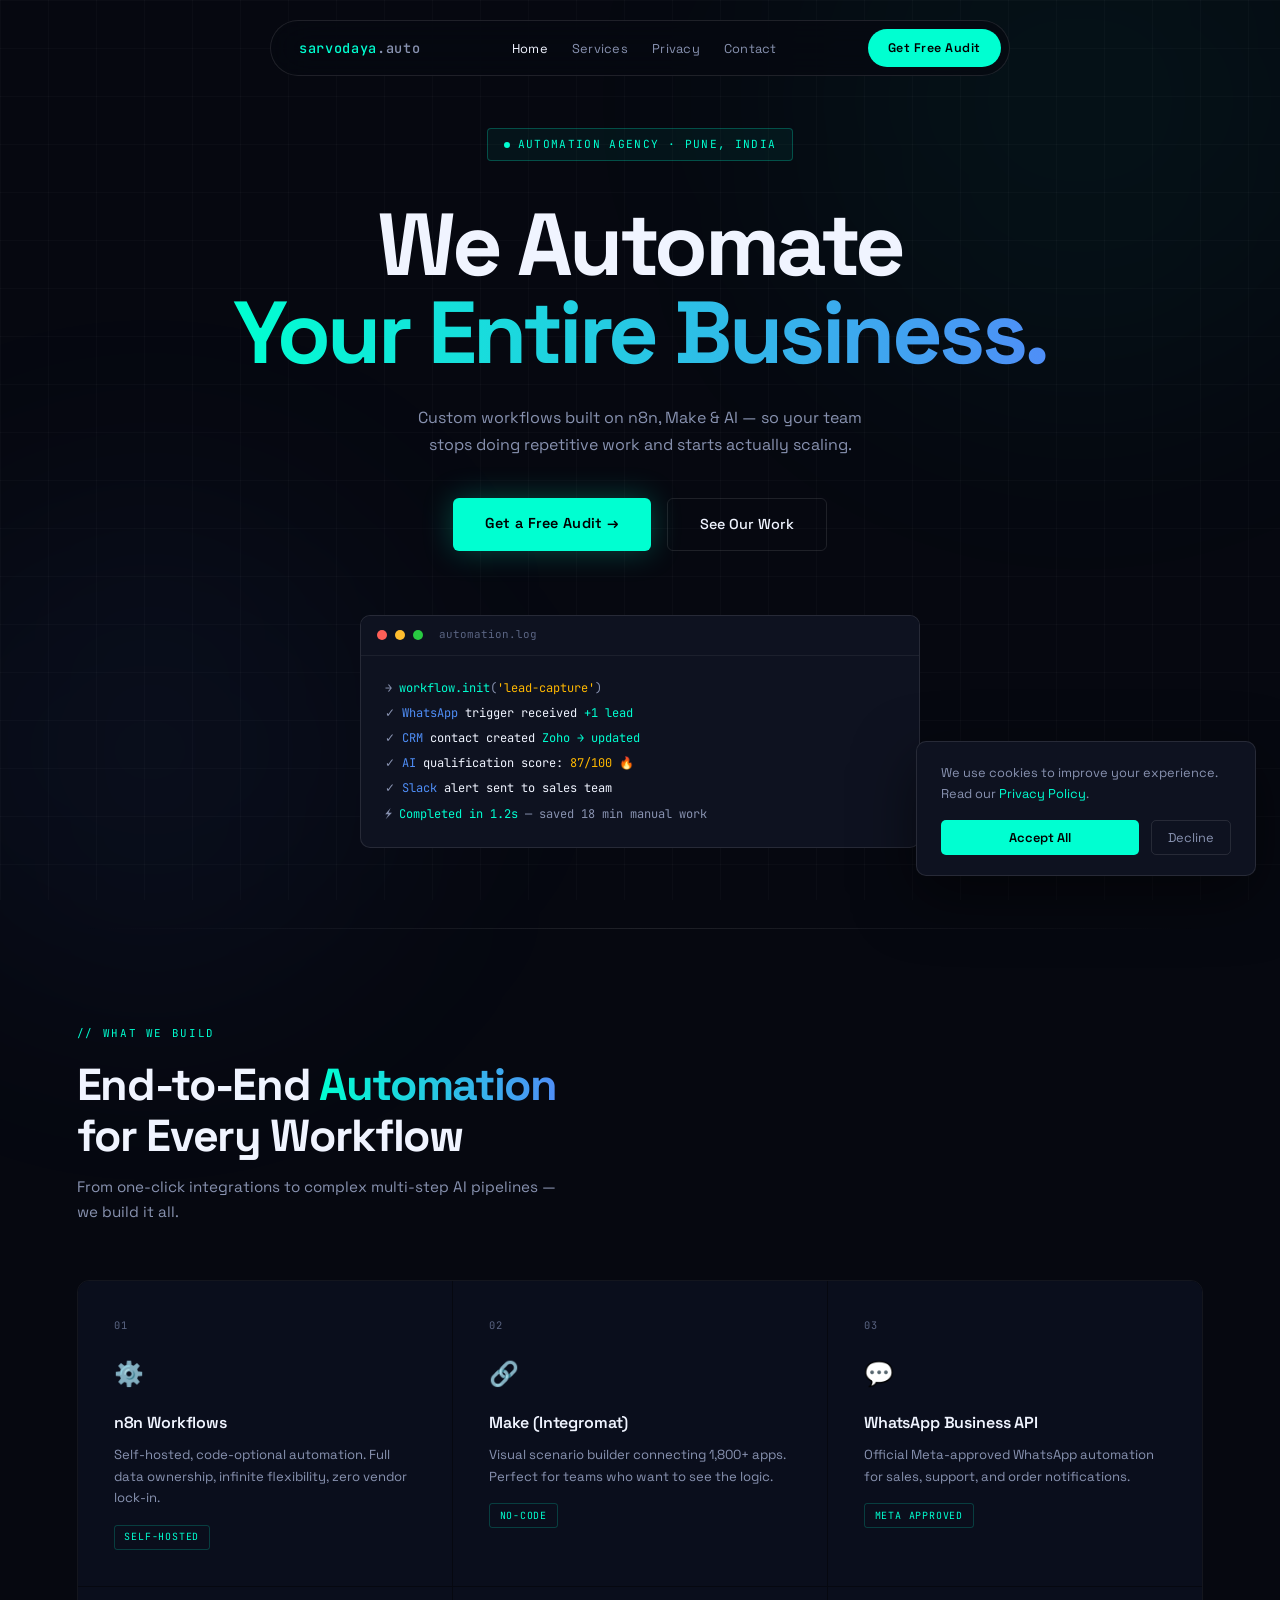
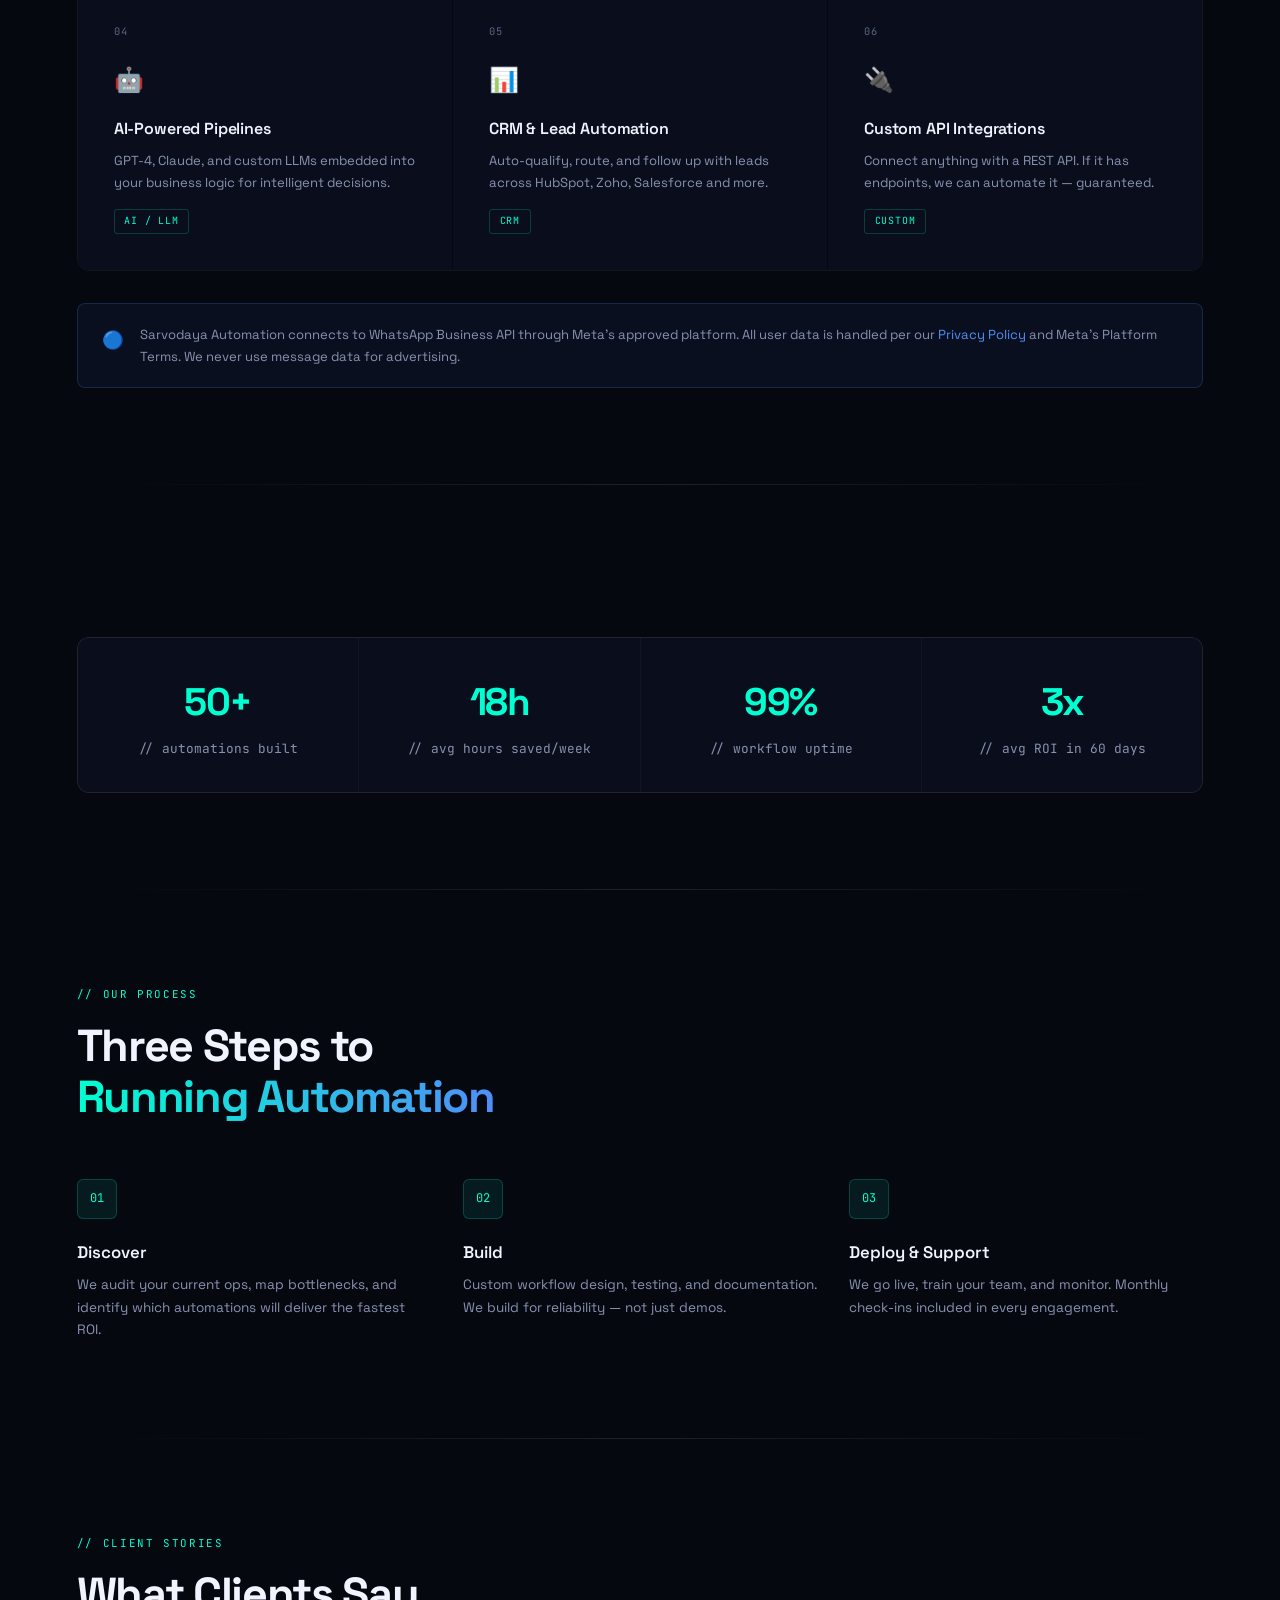
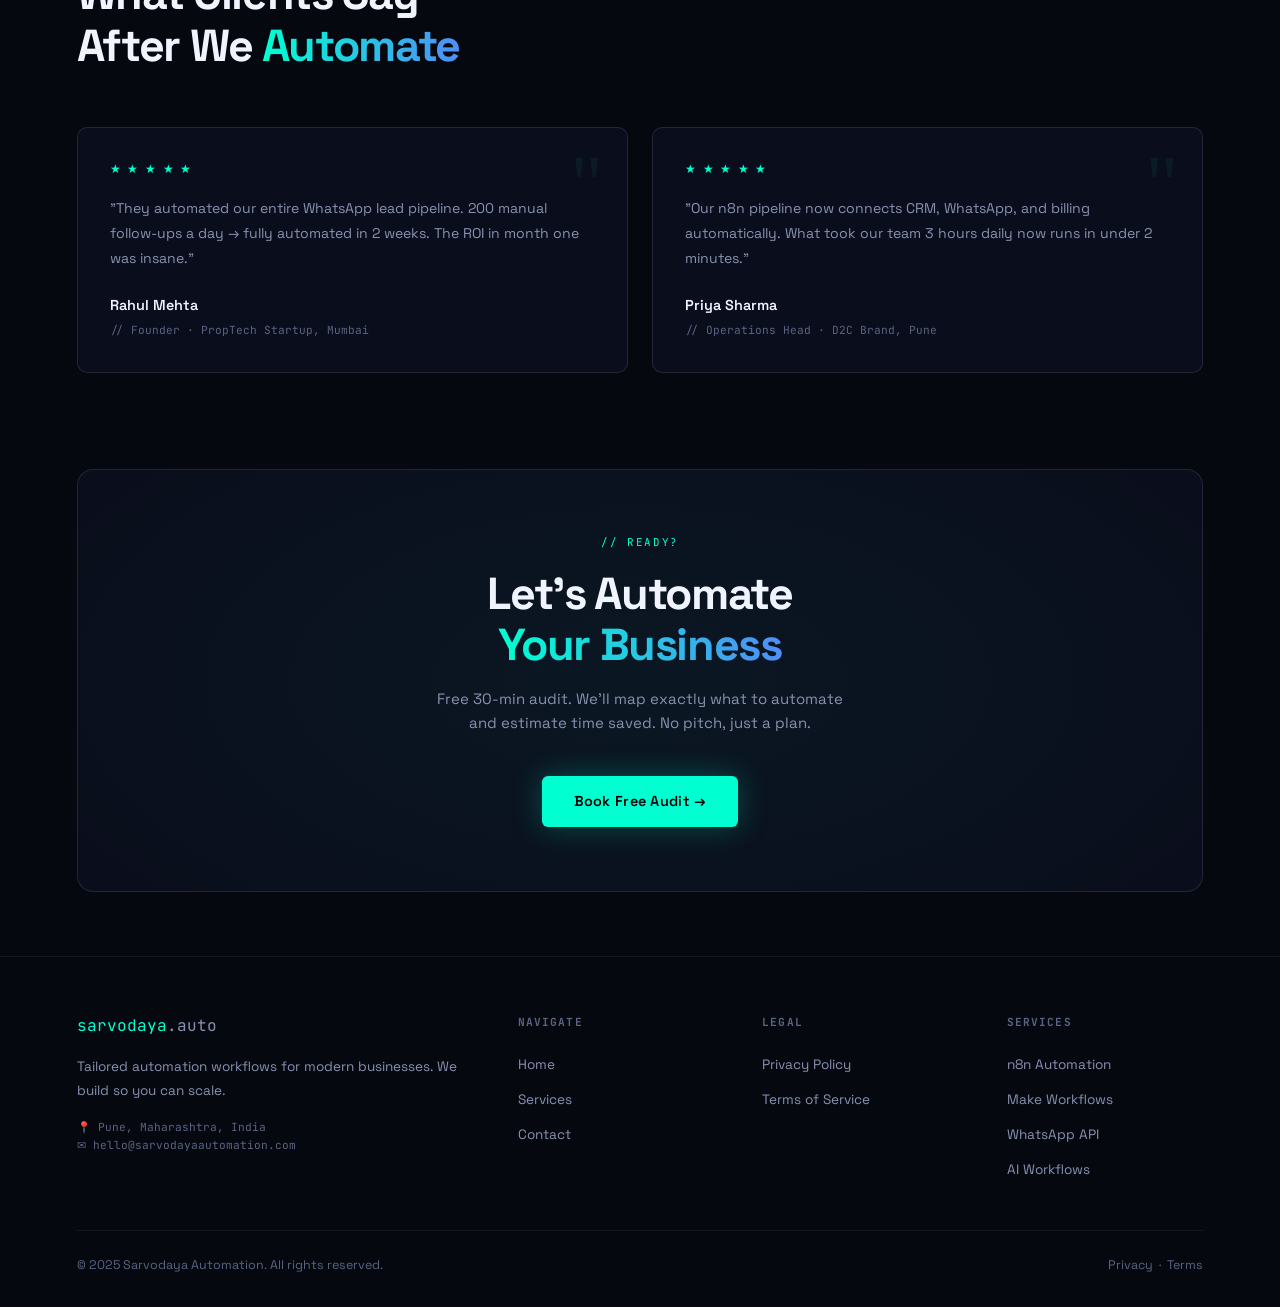
<file: index.html>
<!DOCTYPE html>
<html lang="en">
<head>
<meta charset="UTF-8"/>
<meta name="viewport" content="width=device-width,initial-scale=1"/>
<meta name="description" content="Sarvodaya Automation — Custom automation workflows built on n8n, Make, WhatsApp Business API and AI. Based in Pune, India."/>
<title>Sarvodaya Automation — Automate Everything</title>
<link rel="stylesheet" href="style.css"/>
</head>
<body>

<div class="orb orb1"></div>
<div class="orb orb2"></div>

<!-- COOKIE -->
<div class="cookie" id="cookie">
  <p>We use cookies to improve your experience. Read our <a href="privacy-policy.html">Privacy Policy</a>.</p>
  <div class="cookie-btns">
    <button class="c-accept" onclick="acceptCookie()">Accept All</button>
    <button class="c-decline" onclick="document.getElementById('cookie').style.display='none'">Decline</button>
  </div>
</div>

<!-- NAV -->
<nav>
  <a class="logo" href="index.html">sarvodaya<span>.auto</span></a>
  <ul class="nav-links">
    <li><a href="index.html" class="active">Home</a></li>
    <li><a href="index.html#services">Services</a></li>
    <li><a href="privacy-policy.html">Privacy</a></li>
    <li><a href="contact.html">Contact</a></li>
  </ul>
  <a class="nav-cta" href="contact.html">Get Free Audit</a>
</nav>

<!-- HERO -->
<section style="min-height:100vh;display:flex;flex-direction:column;align-items:center;justify-content:center;text-align:center;padding:8rem 5% 5rem;position:relative;z-index:1">
  <div style="display:inline-flex;align-items:center;gap:0.5rem;font-family:var(--mono);font-size:0.7rem;letter-spacing:0.12em;color:var(--teal);text-transform:uppercase;border:1px solid rgba(0,255,209,0.25);background:rgba(0,255,209,0.05);border-radius:4px;padding:0.4rem 1rem;margin-bottom:2.5rem">
    <span style="width:6px;height:6px;background:var(--teal);border-radius:50%;display:inline-block;animation:blink 1.8s infinite"></span>
    Automation Agency · Pune, India
  </div>
  <h1 style="font-size:clamp(3rem,7vw,5.5rem);font-weight:700;line-height:1.0;letter-spacing:-0.04em;color:var(--text);max-width:820px;margin-bottom:1.75rem">
    We Automate<br>
    <span style="display:block;background:linear-gradient(90deg,var(--teal),var(--blue));-webkit-background-clip:text;-webkit-text-fill-color:transparent;background-clip:text">Your Entire Business.</span>
  </h1>
  <p style="font-size:1rem;color:var(--muted2);max-width:460px;margin:0 auto 2.5rem;font-weight:400">
    Custom workflows built on n8n, Make &amp; AI — so your team stops doing repetitive work and starts actually scaling.
  </p>
  <div style="display:flex;gap:1rem;justify-content:center;flex-wrap:wrap">
    <a class="btn-glow" href="contact.html">Get a Free Audit →</a>
    <a class="btn-ghost" href="#services">See Our Work</a>
  </div>
  <div class="terminal">
    <div class="terminal-bar">
      <div class="dot d1"></div><div class="dot d2"></div><div class="dot d3"></div>
      <span style="font-family:var(--mono);font-size:0.68rem;color:var(--muted);margin-left:0.5rem">automation.log</span>
    </div>
    <div class="terminal-body">
      <div><span class="t-c">→</span> <span class="t-g">workflow.init</span><span class="t-c">(</span><span class="t-a">'lead-capture'</span><span class="t-c">)</span></div>
      <div><span class="t-c">✓</span> <span class="t-b">WhatsApp</span> <span class="t-w">trigger received</span> <span class="t-g">+1 lead</span></div>
      <div><span class="t-c">✓</span> <span class="t-b">CRM</span> <span class="t-w">contact created</span> <span class="t-g">Zoho → updated</span></div>
      <div><span class="t-c">✓</span> <span class="t-b">AI</span> <span class="t-w">qualification score:</span> <span class="t-a">87/100 🔥</span></div>
      <div><span class="t-c">✓</span> <span class="t-b">Slack</span> <span class="t-w">alert sent to sales team</span></div>
      <div><span class="t-c">⚡</span> <span class="t-g">Completed in 1.2s</span> <span class="t-c">— saved 18 min manual work</span></div>
    </div>
  </div>
</section>

<div class="divider"></div>

<!-- SERVICES -->
<section id="services">
  <div class="sec-label">// What We Build</div>
  <h2>End-to-End <em>Automation</em><br>for Every Workflow</h2>
  <p class="sec-desc">From one-click integrations to complex multi-step AI pipelines — we build it all.</p>
  <div class="services-grid">
    <div class="svc"><div class="svc-num">01</div><span class="svc-icon">⚙️</span><h3>n8n Workflows</h3><p>Self-hosted, code-optional automation. Full data ownership, infinite flexibility, zero vendor lock-in.</p><span class="svc-tag">SELF-HOSTED</span></div>
    <div class="svc"><div class="svc-num">02</div><span class="svc-icon">🔗</span><h3>Make (Integromat)</h3><p>Visual scenario builder connecting 1,800+ apps. Perfect for teams who want to see the logic.</p><span class="svc-tag">NO-CODE</span></div>
    <div class="svc"><div class="svc-num">03</div><span class="svc-icon">💬</span><h3>WhatsApp Business API</h3><p>Official Meta-approved WhatsApp automation for sales, support, and order notifications.</p><span class="svc-tag">META APPROVED</span></div>
    <div class="svc"><div class="svc-num">04</div><span class="svc-icon">🤖</span><h3>AI-Powered Pipelines</h3><p>GPT-4, Claude, and custom LLMs embedded into your business logic for intelligent decisions.</p><span class="svc-tag">AI / LLM</span></div>
    <div class="svc"><div class="svc-num">05</div><span class="svc-icon">📊</span><h3>CRM &amp; Lead Automation</h3><p>Auto-qualify, route, and follow up with leads across HubSpot, Zoho, Salesforce and more.</p><span class="svc-tag">CRM</span></div>
    <div class="svc"><div class="svc-num">06</div><span class="svc-icon">🔌</span><h3>Custom API Integrations</h3><p>Connect anything with a REST API. If it has endpoints, we can automate it — guaranteed.</p><span class="svc-tag">CUSTOM</span></div>
  </div>
  <div class="meta-notice">
    <span style="color:var(--blue);font-size:1.1rem;margin-top:0.1rem;flex-shrink:0">🔵</span>
    <span>Sarvodaya Automation connects to WhatsApp Business API through Meta's approved platform. All user data is handled per our <a href="privacy-policy.html">Privacy Policy</a> and Meta's Platform Terms. We never use message data for advertising.</span>
  </div>
</section>

<div class="divider"></div>

<!-- STATS -->
<section>
  <div class="stats">
    <div class="stat"><div class="stat-val">50+</div><div class="stat-label">// automations built</div></div>
    <div class="stat"><div class="stat-val">18h</div><div class="stat-label">// avg hours saved/week</div></div>
    <div class="stat"><div class="stat-val">99%</div><div class="stat-label">// workflow uptime</div></div>
    <div class="stat"><div class="stat-val">3x</div><div class="stat-label">// avg ROI in 60 days</div></div>
  </div>
</section>

<div class="divider"></div>

<!-- PROCESS -->
<section>
  <div class="sec-label">// Our Process</div>
  <h2>Three Steps to<br><em>Running Automation</em></h2>
  <div class="process">
    <div class="step">
      <div class="step-num">01</div>
      <h3>Discover</h3>
      <p>We audit your current ops, map bottlenecks, and identify which automations will deliver the fastest ROI.</p>
    </div>
    <div class="step">
      <div class="step-num">02</div>
      <h3>Build</h3>
      <p>Custom workflow design, testing, and documentation. We build for reliability — not just demos.</p>
    </div>
    <div class="step">
      <div class="step-num">03</div>
      <h3>Deploy &amp; Support</h3>
      <p>We go live, train your team, and monitor. Monthly check-ins included in every engagement.</p>
    </div>
  </div>
</section>

<div class="divider"></div>

<!-- TESTIMONIALS -->
<section>
  <div class="sec-label">// Client Stories</div>
  <h2>What Clients Say<br>After We <em>Automate</em></h2>
  <div class="testi-grid">
    <div class="testi">
      <div class="stars">★ ★ ★ ★ ★</div>
      <p>"They automated our entire WhatsApp lead pipeline. 200 manual follow-ups a day → fully automated in 2 weeks. The ROI in month one was insane."</p>
      <div class="testi-author">Rahul Mehta</div>
      <div class="testi-role">// Founder · PropTech Startup, Mumbai</div>
    </div>
    <div class="testi">
      <div class="stars">★ ★ ★ ★ ★</div>
      <p>"Our n8n pipeline now connects CRM, WhatsApp, and billing automatically. What took our team 3 hours daily now runs in under 2 minutes."</p>
      <div class="testi-author">Priya Sharma</div>
      <div class="testi-role">// Operations Head · D2C Brand, Pune</div>
    </div>
  </div>
</section>

<!-- CTA -->
<div class="cta-section">
  <div class="sec-label">// Ready?</div>
  <h2>Let's Automate<br><em>Your Business</em></h2>
  <p>Free 30-min audit. We'll map exactly what to automate and estimate time saved. No pitch, just a plan.</p>
  <a class="btn-glow" href="contact.html">Book Free Audit →</a>
</div>

<!-- FOOTER -->
<footer>
  <div class="footer-top">
    <div>
      <a class="footer-logo" href="index.html">sarvodaya<span>.auto</span></a>
      <p class="footer-desc">Tailored automation workflows for modern businesses. We build so you can scale.</p>
      <p style="font-family:var(--mono);font-size:0.7rem;color:var(--muted);margin-top:1rem">📍 Pune, Maharashtra, India<br>✉ hello@sarvodayaautomation.com</p>
    </div>
    <div>
      <h4>Navigate</h4>
      <ul>
        <li><a href="index.html">Home</a></li>
        <li><a href="index.html#services">Services</a></li>
        <li><a href="contact.html">Contact</a></li>
      </ul>
    </div>
    <div>
      <h4>Legal</h4>
      <ul>
        <li><a href="privacy-policy.html">Privacy Policy</a></li>
        <li><a href="terms.html">Terms of Service</a></li>
      </ul>
    </div>
    <div>
      <h4>Services</h4>
      <ul>
        <li><a href="index.html#services">n8n Automation</a></li>
        <li><a href="index.html#services">Make Workflows</a></li>
        <li><a href="index.html#services">WhatsApp API</a></li>
        <li><a href="index.html#services">AI Workflows</a></li>
      </ul>
    </div>
  </div>
  <div class="footer-bottom">
    <span>© 2025 Sarvodaya Automation. All rights reserved.</span>
    <span><a href="privacy-policy.html">Privacy</a> &nbsp;·&nbsp; <a href="terms.html">Terms</a></span>
  </div>
</footer>

<script>
function acceptCookie(){
  localStorage.setItem('cookie_accepted','1');
  document.getElementById('cookie').style.display='none';
}
window.addEventListener('DOMContentLoaded',()=>{
  if(localStorage.getItem('cookie_accepted')==='1'){
    document.getElementById('cookie').style.display='none';
  }
});
</script>
</body>
</html>
</file>
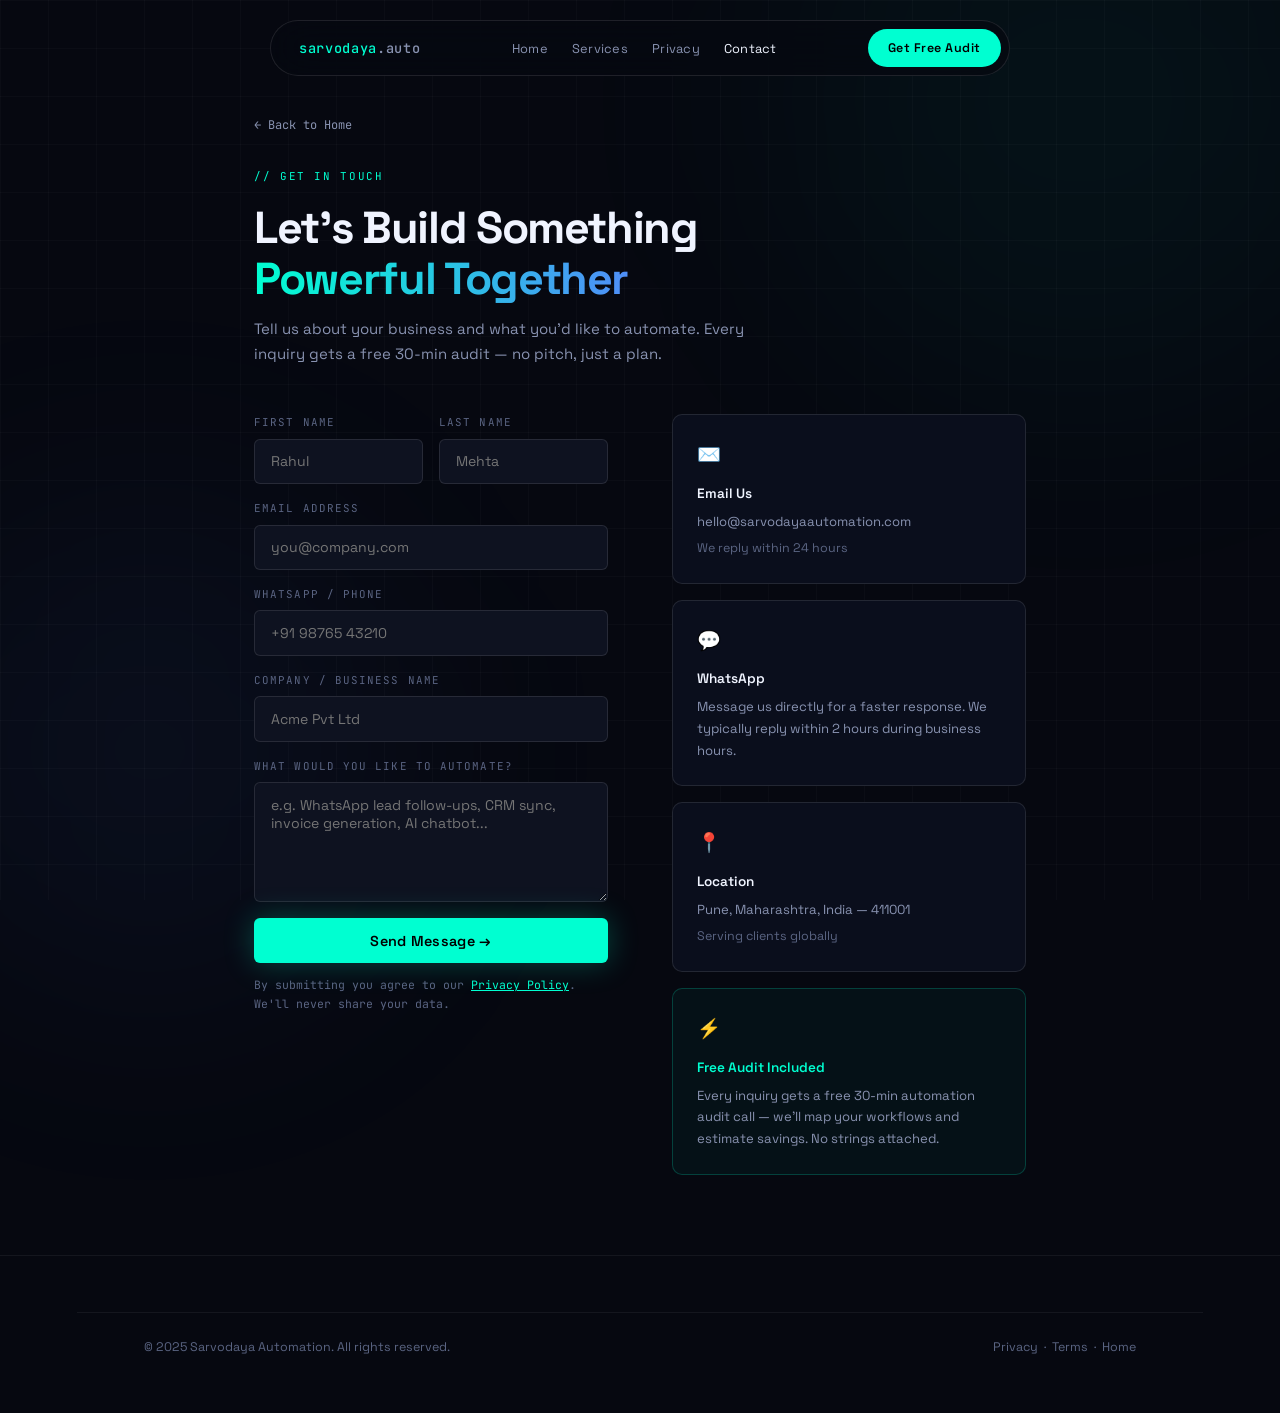
<file: contact.html>
<!DOCTYPE html>
<html lang="en">
<head>
<meta charset="UTF-8"/>
<meta name="viewport" content="width=device-width,initial-scale=1"/>
<meta name="description" content="Contact Sarvodaya Automation — Get a free 30-minute automation audit. We build n8n, Make, WhatsApp and AI workflows for businesses in Pune and across India."/>
<title>Contact — Sarvodaya Automation</title>
<link rel="stylesheet" href="style.css"/>
</head>
<body>

<div class="orb orb1"></div>
<div class="orb orb2"></div>

<!-- NAV -->
<nav>
  <a class="logo" href="index.html">sarvodaya<span>.auto</span></a>
  <ul class="nav-links">
    <li><a href="index.html">Home</a></li>
    <li><a href="index.html#services">Services</a></li>
    <li><a href="privacy-policy.html">Privacy</a></li>
    <li><a href="contact.html" class="active">Contact</a></li>
  </ul>
  <a class="nav-cta" href="contact.html">Get Free Audit</a>
</nav>

<div class="contact-wrap">
  <a class="back-btn" href="index.html">← Back to Home</a>
  <div class="sec-label">// Get In Touch</div>
  <h2>Let's Build Something<br><em>Powerful Together</em></h2>
  <p style="color:var(--muted2);margin-top:0.75rem;max-width:500px">Tell us about your business and what you'd like to automate. Every inquiry gets a free 30-min audit — no pitch, just a plan.</p>

  <div class="contact-grid">

    <!-- FORM -->
    <form id="contactForm" onsubmit="handleForm(event)" novalidate>
      <div class="form-row-2">
        <div class="form-group">
          <label for="fname">First Name</label>
          <input type="text" id="fname" name="fname" placeholder="Rahul" required/>
        </div>
        <div class="form-group">
          <label for="lname">Last Name</label>
          <input type="text" id="lname" name="lname" placeholder="Mehta"/>
        </div>
      </div>
      <div class="form-group">
        <label for="email">Email Address</label>
        <input type="email" id="email" name="email" placeholder="you@company.com" required/>
      </div>
      <div class="form-group">
        <label for="phone">WhatsApp / Phone</label>
        <input type="tel" id="phone" name="phone" placeholder="+91 98765 43210"/>
      </div>
      <div class="form-group">
        <label for="company">Company / Business Name</label>
        <input type="text" id="company" name="company" placeholder="Acme Pvt Ltd"/>
      </div>
      <div class="form-group">
        <label for="message">What Would You Like to Automate?</label>
        <textarea id="message" name="message" placeholder="e.g. WhatsApp lead follow-ups, CRM sync, invoice generation, AI chatbot..." required></textarea>
      </div>
      <button type="submit" class="btn-glow" id="submitBtn" style="width:100%">Send Message →</button>
      <p style="font-size:0.72rem;color:var(--muted);margin-top:0.75rem;font-family:var(--mono)">
        By submitting you agree to our <a href="privacy-policy.html" style="color:var(--teal)">Privacy Policy</a>. We'll never share your data.
      </p>
    </form>

    <!-- INFO CARDS -->
    <div>
      <div class="contact-info-card">
        <div class="icon">✉️</div>
        <h4>Email Us</h4>
        <p>hello@sarvodayaautomation.com</p>
        <p style="margin-top:0.35rem;font-size:0.78rem;color:var(--muted)">We reply within 24 hours</p>
      </div>
      <div class="contact-info-card">
        <div class="icon">💬</div>
        <h4>WhatsApp</h4>
        <p>Message us directly for a faster response. We typically reply within 2 hours during business hours.</p>
      </div>
      <div class="contact-info-card">
        <div class="icon">📍</div>
        <h4>Location</h4>
        <p>Pune, Maharashtra, India — 411001</p>
        <p style="margin-top:0.35rem;font-size:0.78rem;color:var(--muted)">Serving clients globally</p>
      </div>
      <div class="contact-info-card" style="background:rgba(0,255,209,0.04);border-color:rgba(0,255,209,0.2)">
        <div class="icon">⚡</div>
        <h4 style="color:var(--teal)">Free Audit Included</h4>
        <p>Every inquiry gets a free 30-min automation audit call — we'll map your workflows and estimate savings. No strings attached.</p>
      </div>
    </div>

  </div>
</div>

<footer>
  <div class="footer-bottom" style="border-top:1px solid var(--border);padding:1.5rem 6%;display:flex;justify-content:space-between;font-size:0.78rem;color:var(--muted)">
    <span>© 2025 Sarvodaya Automation. All rights reserved.</span>
    <span><a href="privacy-policy.html">Privacy</a> &nbsp;·&nbsp; <a href="terms.html">Terms</a> &nbsp;·&nbsp; <a href="index.html">Home</a></span>
  </div>
</footer>

<script>
function handleForm(e) {
  e.preventDefault();
  const btn = document.getElementById('submitBtn');
  btn.textContent = '✓ Message Sent!';
  btn.style.background = '#059669';
  btn.style.boxShadow = '0 0 30px rgba(5,150,105,0.4)';
  btn.disabled = true;
  setTimeout(() => {
    btn.textContent = 'Send Message →';
    btn.style.background = '';
    btn.style.boxShadow = '';
    btn.disabled = false;
    document.getElementById('contactForm').reset();
  }, 4000);
}
</script>
</body>
</html>
</file>
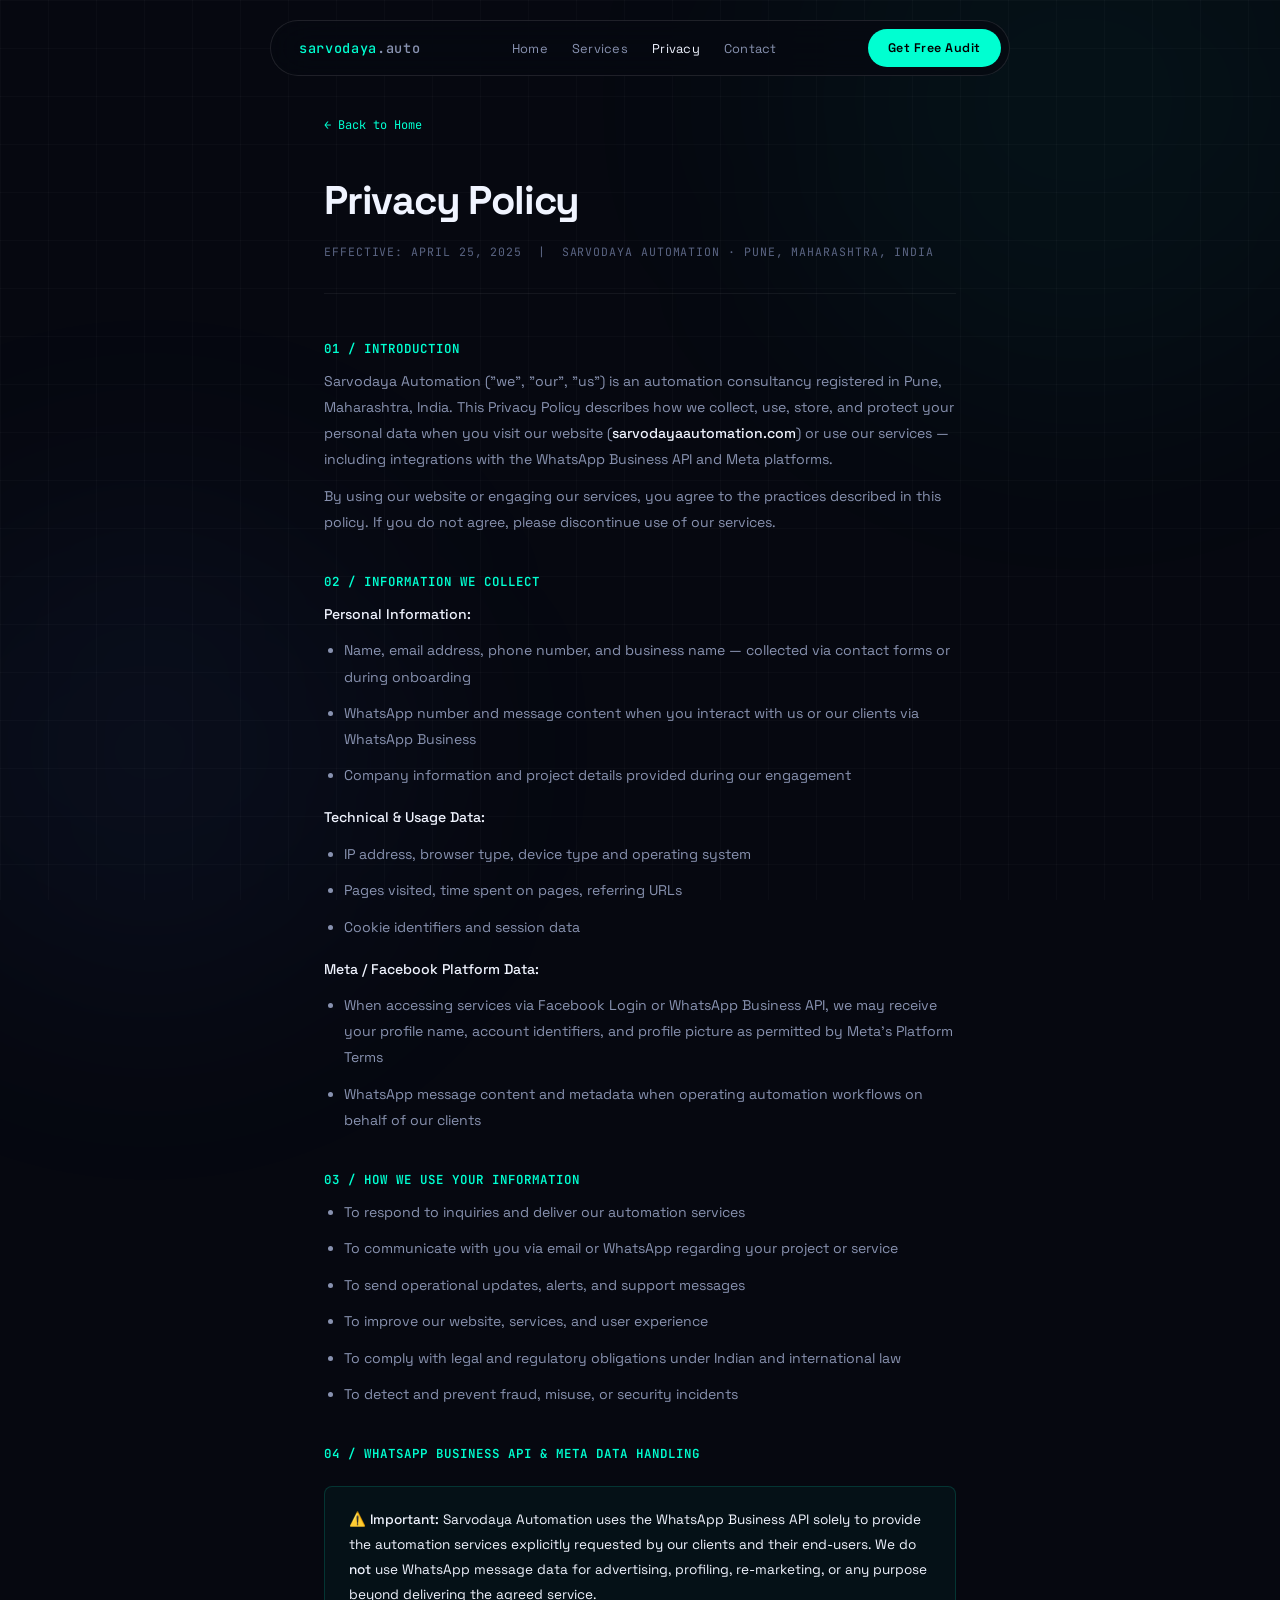
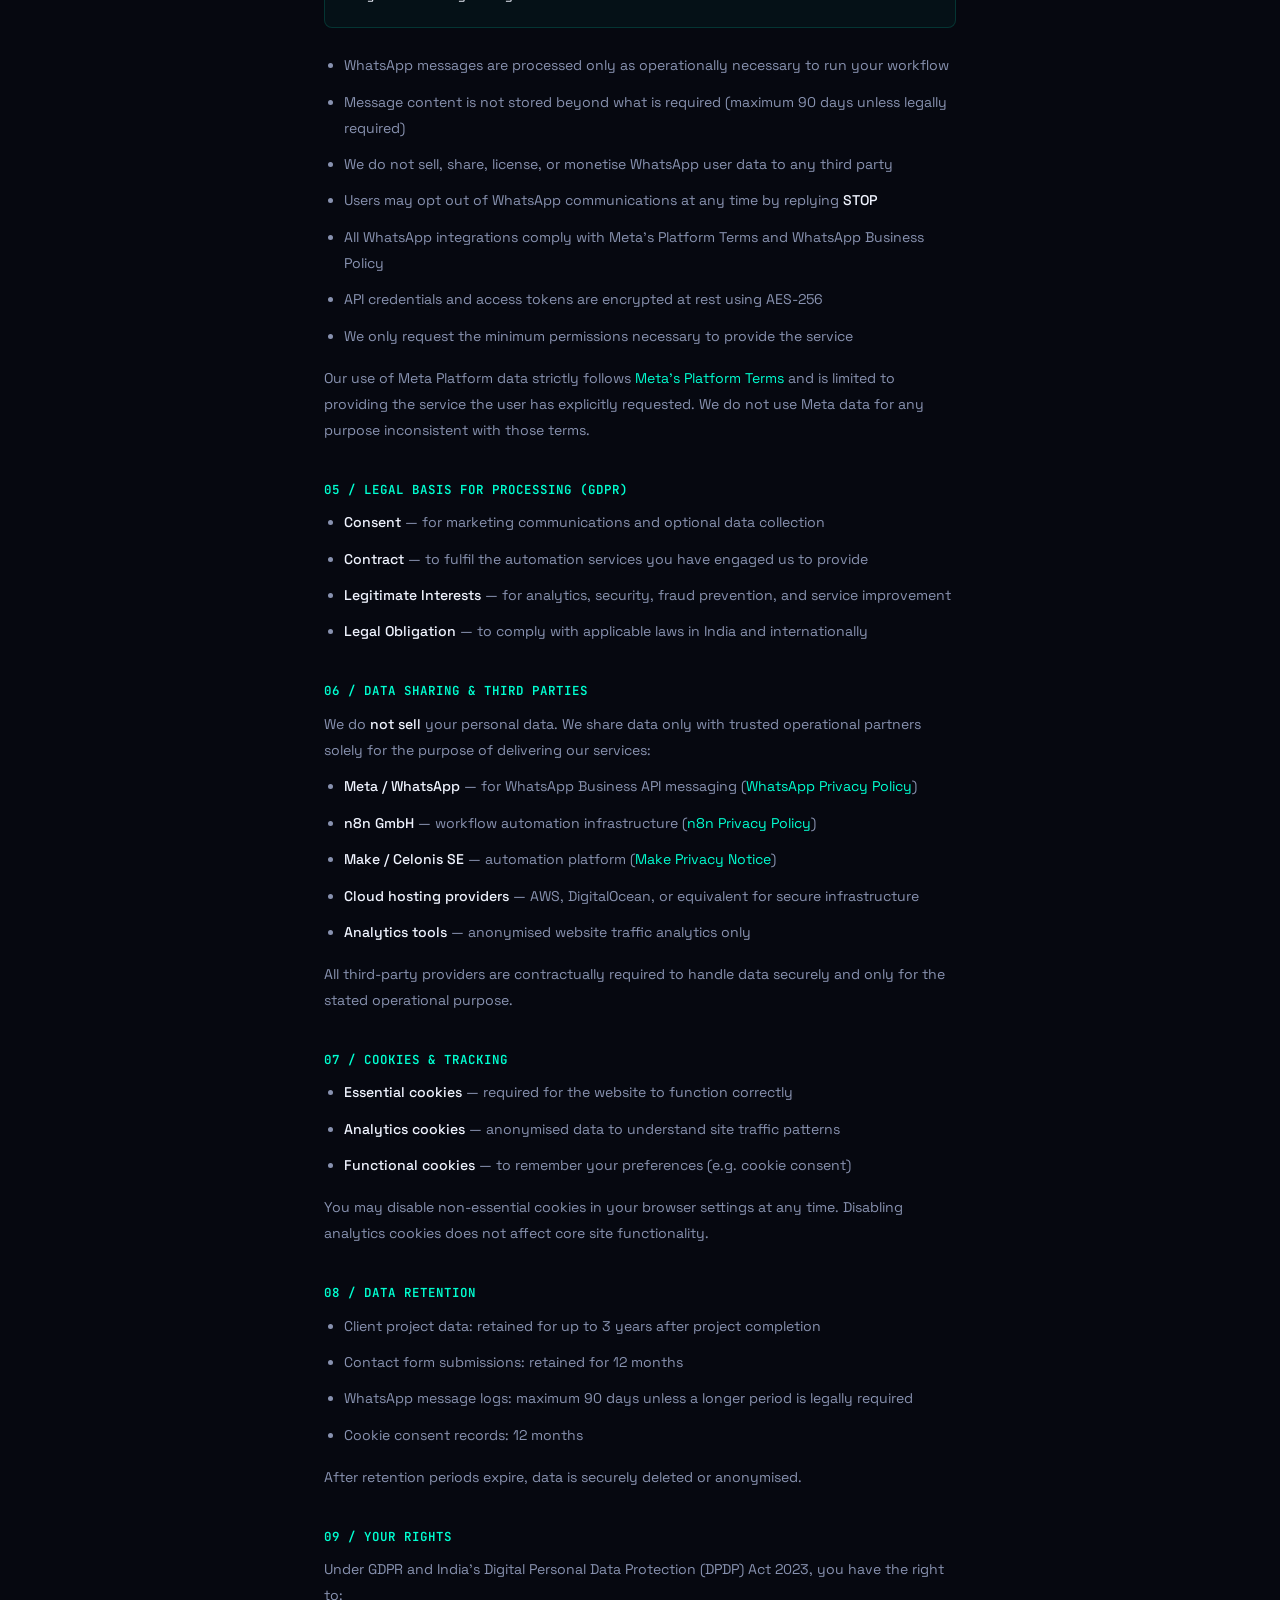
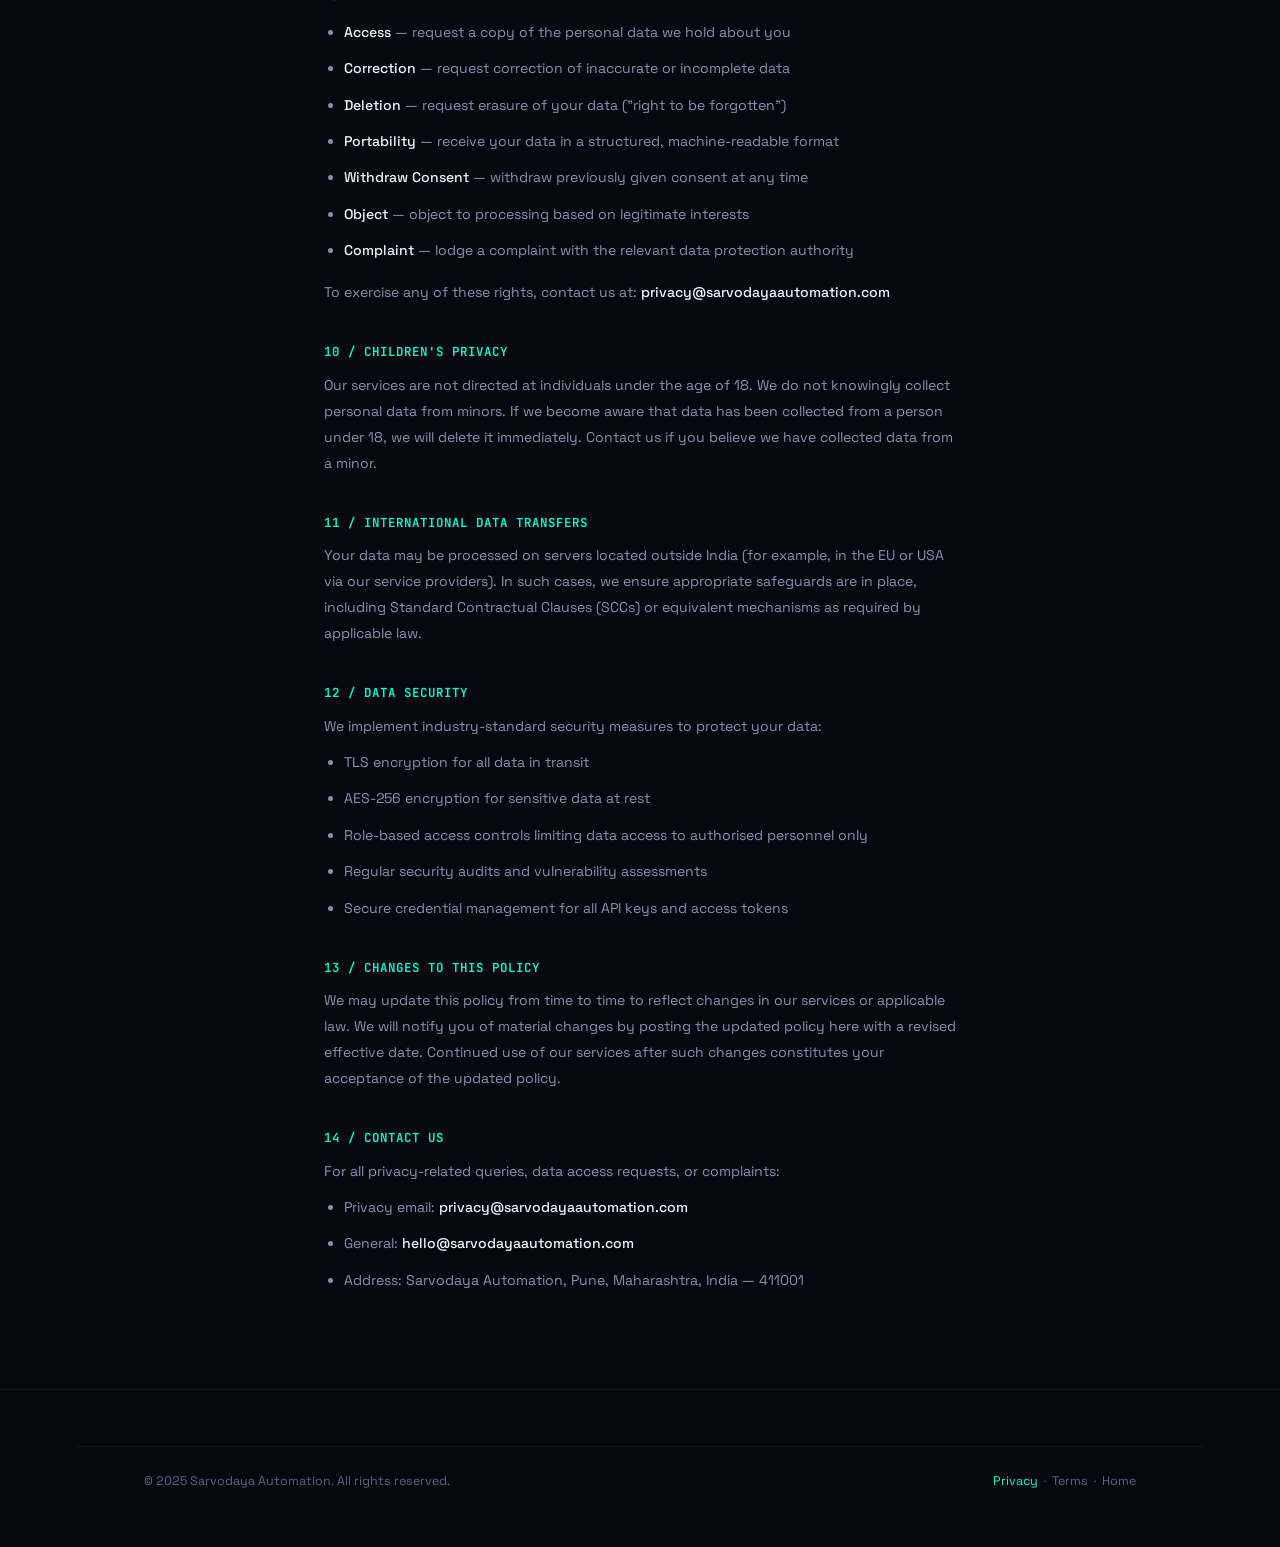
<file: privacy-policy.html>
<!DOCTYPE html>
<html lang="en">
<head>
<meta charset="UTF-8"/>
<meta name="viewport" content="width=device-width,initial-scale=1"/>
<meta name="description" content="Sarvodaya Automation Privacy Policy — How we collect, use and protect your data including WhatsApp Business API and Meta platform data."/>
<title>Privacy Policy — Sarvodaya Automation</title>
<link rel="stylesheet" href="style.css"/>
</head>
<body>

<div class="orb orb1"></div>
<div class="orb orb2"></div>

<!-- NAV -->
<nav>
  <a class="logo" href="index.html">sarvodaya<span>.auto</span></a>
  <ul class="nav-links">
    <li><a href="index.html">Home</a></li>
    <li><a href="index.html#services">Services</a></li>
    <li><a href="privacy-policy.html" class="active">Privacy</a></li>
    <li><a href="contact.html">Contact</a></li>
  </ul>
  <a class="nav-cta" href="contact.html">Get Free Audit</a>
</nav>

<div class="policy-wrap">
  <a class="back-btn" href="index.html">← Back to Home</a>
  <h1>Privacy Policy</h1>
  <div class="policy-meta">EFFECTIVE: APRIL 25, 2025 &nbsp;|&nbsp; SARVODAYA AUTOMATION · PUNE, MAHARASHTRA, INDIA</div>

  <h2>01 / Introduction</h2>
  <p>Sarvodaya Automation ("we", "our", "us") is an automation consultancy registered in Pune, Maharashtra, India. This Privacy Policy describes how we collect, use, store, and protect your personal data when you visit our website (<strong>sarvodayaautomation.com</strong>) or use our services — including integrations with the WhatsApp Business API and Meta platforms.</p>
  <p>By using our website or engaging our services, you agree to the practices described in this policy. If you do not agree, please discontinue use of our services.</p>

  <h2>02 / Information We Collect</h2>
  <p><strong>Personal Information:</strong></p>
  <ul>
    <li>Name, email address, phone number, and business name — collected via contact forms or during onboarding</li>
    <li>WhatsApp number and message content when you interact with us or our clients via WhatsApp Business</li>
    <li>Company information and project details provided during our engagement</li>
  </ul>
  <p><strong>Technical &amp; Usage Data:</strong></p>
  <ul>
    <li>IP address, browser type, device type and operating system</li>
    <li>Pages visited, time spent on pages, referring URLs</li>
    <li>Cookie identifiers and session data</li>
  </ul>
  <p><strong>Meta / Facebook Platform Data:</strong></p>
  <ul>
    <li>When accessing services via Facebook Login or WhatsApp Business API, we may receive your profile name, account identifiers, and profile picture as permitted by Meta's Platform Terms</li>
    <li>WhatsApp message content and metadata when operating automation workflows on behalf of our clients</li>
  </ul>

  <h2>03 / How We Use Your Information</h2>
  <ul>
    <li>To respond to inquiries and deliver our automation services</li>
    <li>To communicate with you via email or WhatsApp regarding your project or service</li>
    <li>To send operational updates, alerts, and support messages</li>
    <li>To improve our website, services, and user experience</li>
    <li>To comply with legal and regulatory obligations under Indian and international law</li>
    <li>To detect and prevent fraud, misuse, or security incidents</li>
  </ul>

  <h2>04 / WhatsApp Business API &amp; Meta Data Handling</h2>
  <div class="highlight-box">
    <p>⚠️ <strong>Important:</strong> Sarvodaya Automation uses the WhatsApp Business API solely to provide the automation services explicitly requested by our clients and their end-users. We do <strong>not</strong> use WhatsApp message data for advertising, profiling, re-marketing, or any purpose beyond delivering the agreed service.</p>
  </div>
  <ul>
    <li>WhatsApp messages are processed only as operationally necessary to run your workflow</li>
    <li>Message content is not stored beyond what is required (maximum 90 days unless legally required)</li>
    <li>We do not sell, share, license, or monetise WhatsApp user data to any third party</li>
    <li>Users may opt out of WhatsApp communications at any time by replying <strong>STOP</strong></li>
    <li>All WhatsApp integrations comply with Meta's Platform Terms and WhatsApp Business Policy</li>
    <li>API credentials and access tokens are encrypted at rest using AES-256</li>
    <li>We only request the minimum permissions necessary to provide the service</li>
  </ul>
  <p>Our use of Meta Platform data strictly follows <a href="https://developers.facebook.com/policy/" target="_blank" rel="noopener">Meta's Platform Terms</a> and is limited to providing the service the user has explicitly requested. We do not use Meta data for any purpose inconsistent with those terms.</p>

  <h2>05 / Legal Basis for Processing (GDPR)</h2>
  <ul>
    <li><strong>Consent</strong> — for marketing communications and optional data collection</li>
    <li><strong>Contract</strong> — to fulfil the automation services you have engaged us to provide</li>
    <li><strong>Legitimate Interests</strong> — for analytics, security, fraud prevention, and service improvement</li>
    <li><strong>Legal Obligation</strong> — to comply with applicable laws in India and internationally</li>
  </ul>

  <h2>06 / Data Sharing &amp; Third Parties</h2>
  <p>We do <strong>not sell</strong> your personal data. We share data only with trusted operational partners solely for the purpose of delivering our services:</p>
  <ul>
    <li><strong>Meta / WhatsApp</strong> — for WhatsApp Business API messaging (<a href="https://www.whatsapp.com/legal/privacy-policy" target="_blank" rel="noopener">WhatsApp Privacy Policy</a>)</li>
    <li><strong>n8n GmbH</strong> — workflow automation infrastructure (<a href="https://n8n.io/legal/privacy" target="_blank" rel="noopener">n8n Privacy Policy</a>)</li>
    <li><strong>Make / Celonis SE</strong> — automation platform (<a href="https://www.make.com/en/privacy-notice" target="_blank" rel="noopener">Make Privacy Notice</a>)</li>
    <li><strong>Cloud hosting providers</strong> — AWS, DigitalOcean, or equivalent for secure infrastructure</li>
    <li><strong>Analytics tools</strong> — anonymised website traffic analytics only</li>
  </ul>
  <p>All third-party providers are contractually required to handle data securely and only for the stated operational purpose.</p>

  <h2>07 / Cookies &amp; Tracking</h2>
  <ul>
    <li><strong>Essential cookies</strong> — required for the website to function correctly</li>
    <li><strong>Analytics cookies</strong> — anonymised data to understand site traffic patterns</li>
    <li><strong>Functional cookies</strong> — to remember your preferences (e.g. cookie consent)</li>
  </ul>
  <p>You may disable non-essential cookies in your browser settings at any time. Disabling analytics cookies does not affect core site functionality.</p>

  <h2>08 / Data Retention</h2>
  <ul>
    <li>Client project data: retained for up to 3 years after project completion</li>
    <li>Contact form submissions: retained for 12 months</li>
    <li>WhatsApp message logs: maximum 90 days unless a longer period is legally required</li>
    <li>Cookie consent records: 12 months</li>
  </ul>
  <p>After retention periods expire, data is securely deleted or anonymised.</p>

  <h2>09 / Your Rights</h2>
  <p>Under GDPR and India's Digital Personal Data Protection (DPDP) Act 2023, you have the right to:</p>
  <ul>
    <li><strong>Access</strong> — request a copy of the personal data we hold about you</li>
    <li><strong>Correction</strong> — request correction of inaccurate or incomplete data</li>
    <li><strong>Deletion</strong> — request erasure of your data ("right to be forgotten")</li>
    <li><strong>Portability</strong> — receive your data in a structured, machine-readable format</li>
    <li><strong>Withdraw Consent</strong> — withdraw previously given consent at any time</li>
    <li><strong>Object</strong> — object to processing based on legitimate interests</li>
    <li><strong>Complaint</strong> — lodge a complaint with the relevant data protection authority</li>
  </ul>
  <p>To exercise any of these rights, contact us at: <strong>privacy@sarvodayaautomation.com</strong></p>

  <h2>10 / Children's Privacy</h2>
  <p>Our services are not directed at individuals under the age of 18. We do not knowingly collect personal data from minors. If we become aware that data has been collected from a person under 18, we will delete it immediately. Contact us if you believe we have collected data from a minor.</p>

  <h2>11 / International Data Transfers</h2>
  <p>Your data may be processed on servers located outside India (for example, in the EU or USA via our service providers). In such cases, we ensure appropriate safeguards are in place, including Standard Contractual Clauses (SCCs) or equivalent mechanisms as required by applicable law.</p>

  <h2>12 / Data Security</h2>
  <p>We implement industry-standard security measures to protect your data:</p>
  <ul>
    <li>TLS encryption for all data in transit</li>
    <li>AES-256 encryption for sensitive data at rest</li>
    <li>Role-based access controls limiting data access to authorised personnel only</li>
    <li>Regular security audits and vulnerability assessments</li>
    <li>Secure credential management for all API keys and access tokens</li>
  </ul>

  <h2>13 / Changes to This Policy</h2>
  <p>We may update this policy from time to time to reflect changes in our services or applicable law. We will notify you of material changes by posting the updated policy here with a revised effective date. Continued use of our services after such changes constitutes your acceptance of the updated policy.</p>

  <h2>14 / Contact Us</h2>
  <p>For all privacy-related queries, data access requests, or complaints:</p>
  <ul>
    <li>Privacy email: <strong>privacy@sarvodayaautomation.com</strong></li>
    <li>General: <strong>hello@sarvodayaautomation.com</strong></li>
    <li>Address: Sarvodaya Automation, Pune, Maharashtra, India — 411001</li>
  </ul>
</div>

<footer>
  <div class="footer-bottom" style="border-top:1px solid var(--border);padding:1.5rem 6%;display:flex;justify-content:space-between;font-size:0.78rem;color:var(--muted)">
    <span>© 2025 Sarvodaya Automation. All rights reserved.</span>
    <span><a href="privacy-policy.html" style="color:var(--teal)">Privacy</a> &nbsp;·&nbsp; <a href="terms.html">Terms</a> &nbsp;·&nbsp; <a href="index.html">Home</a></span>
  </div>
</footer>

</body>
</html>
</file>
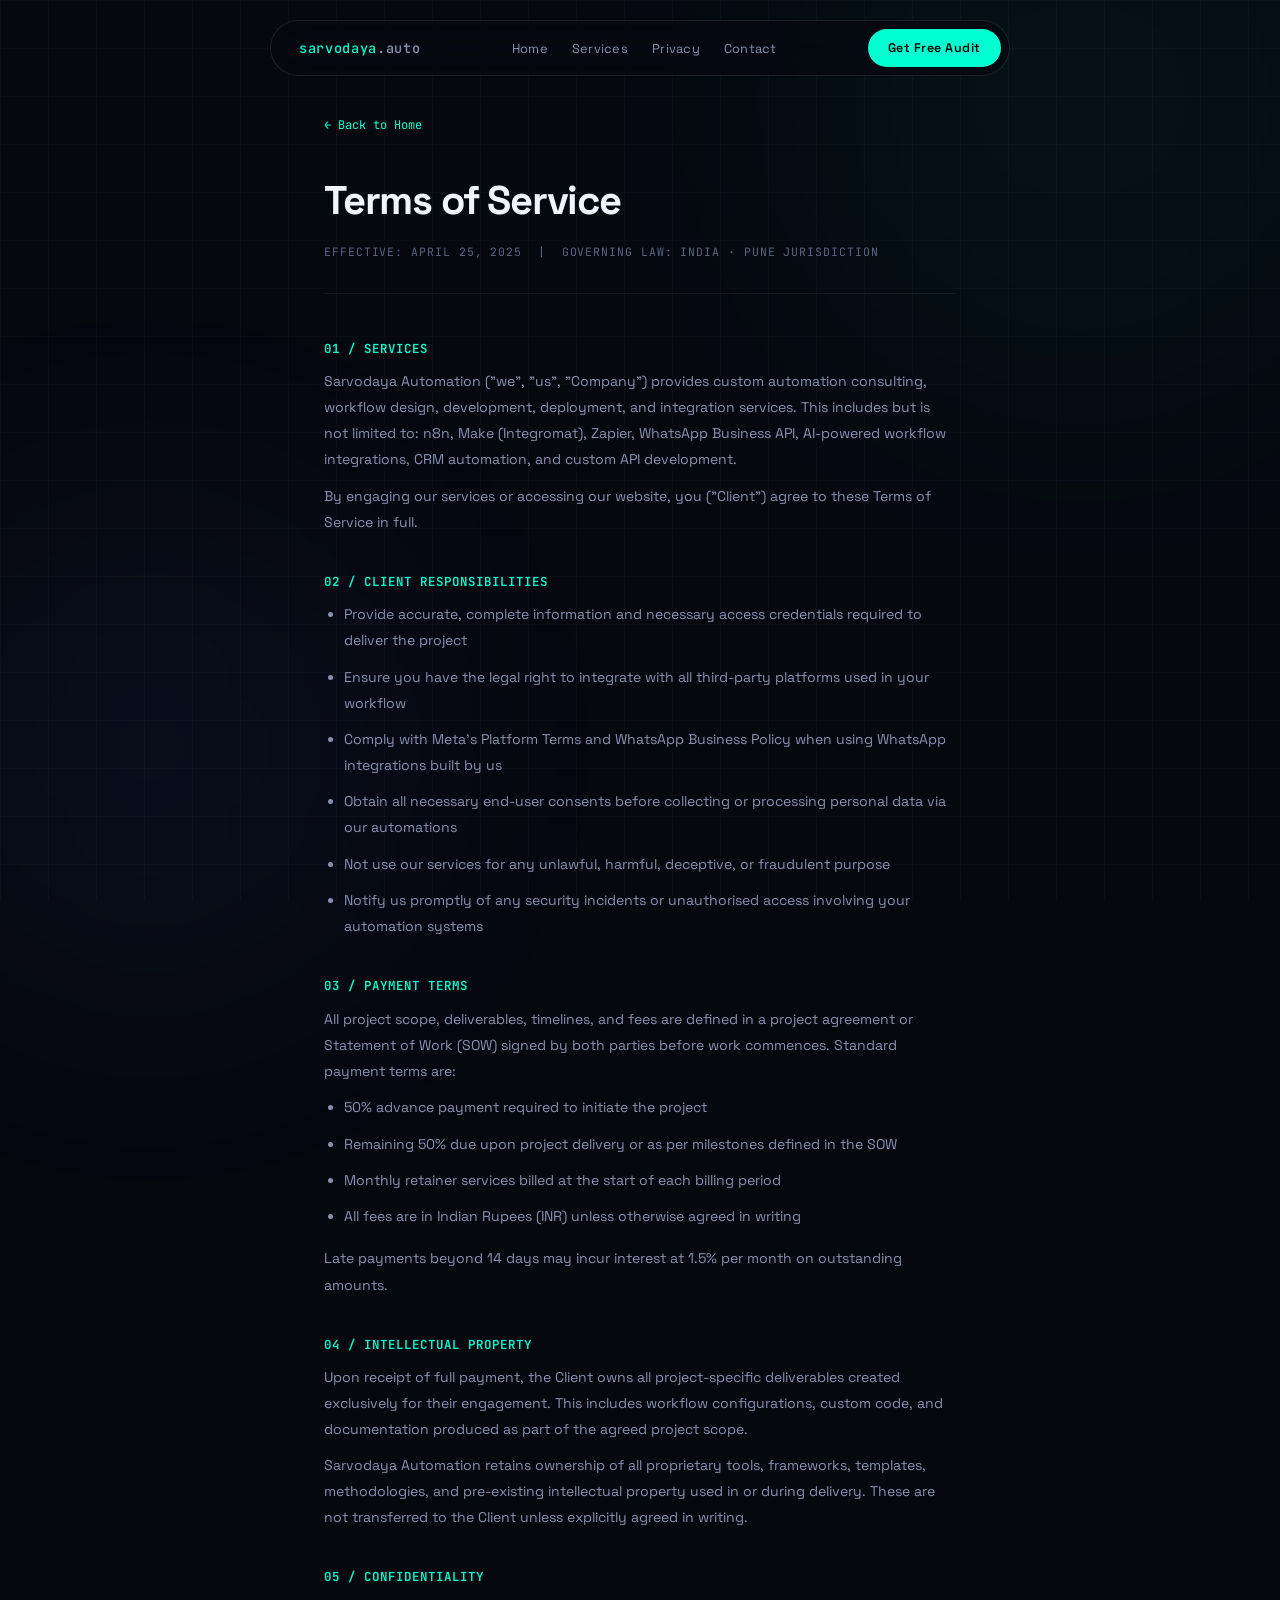
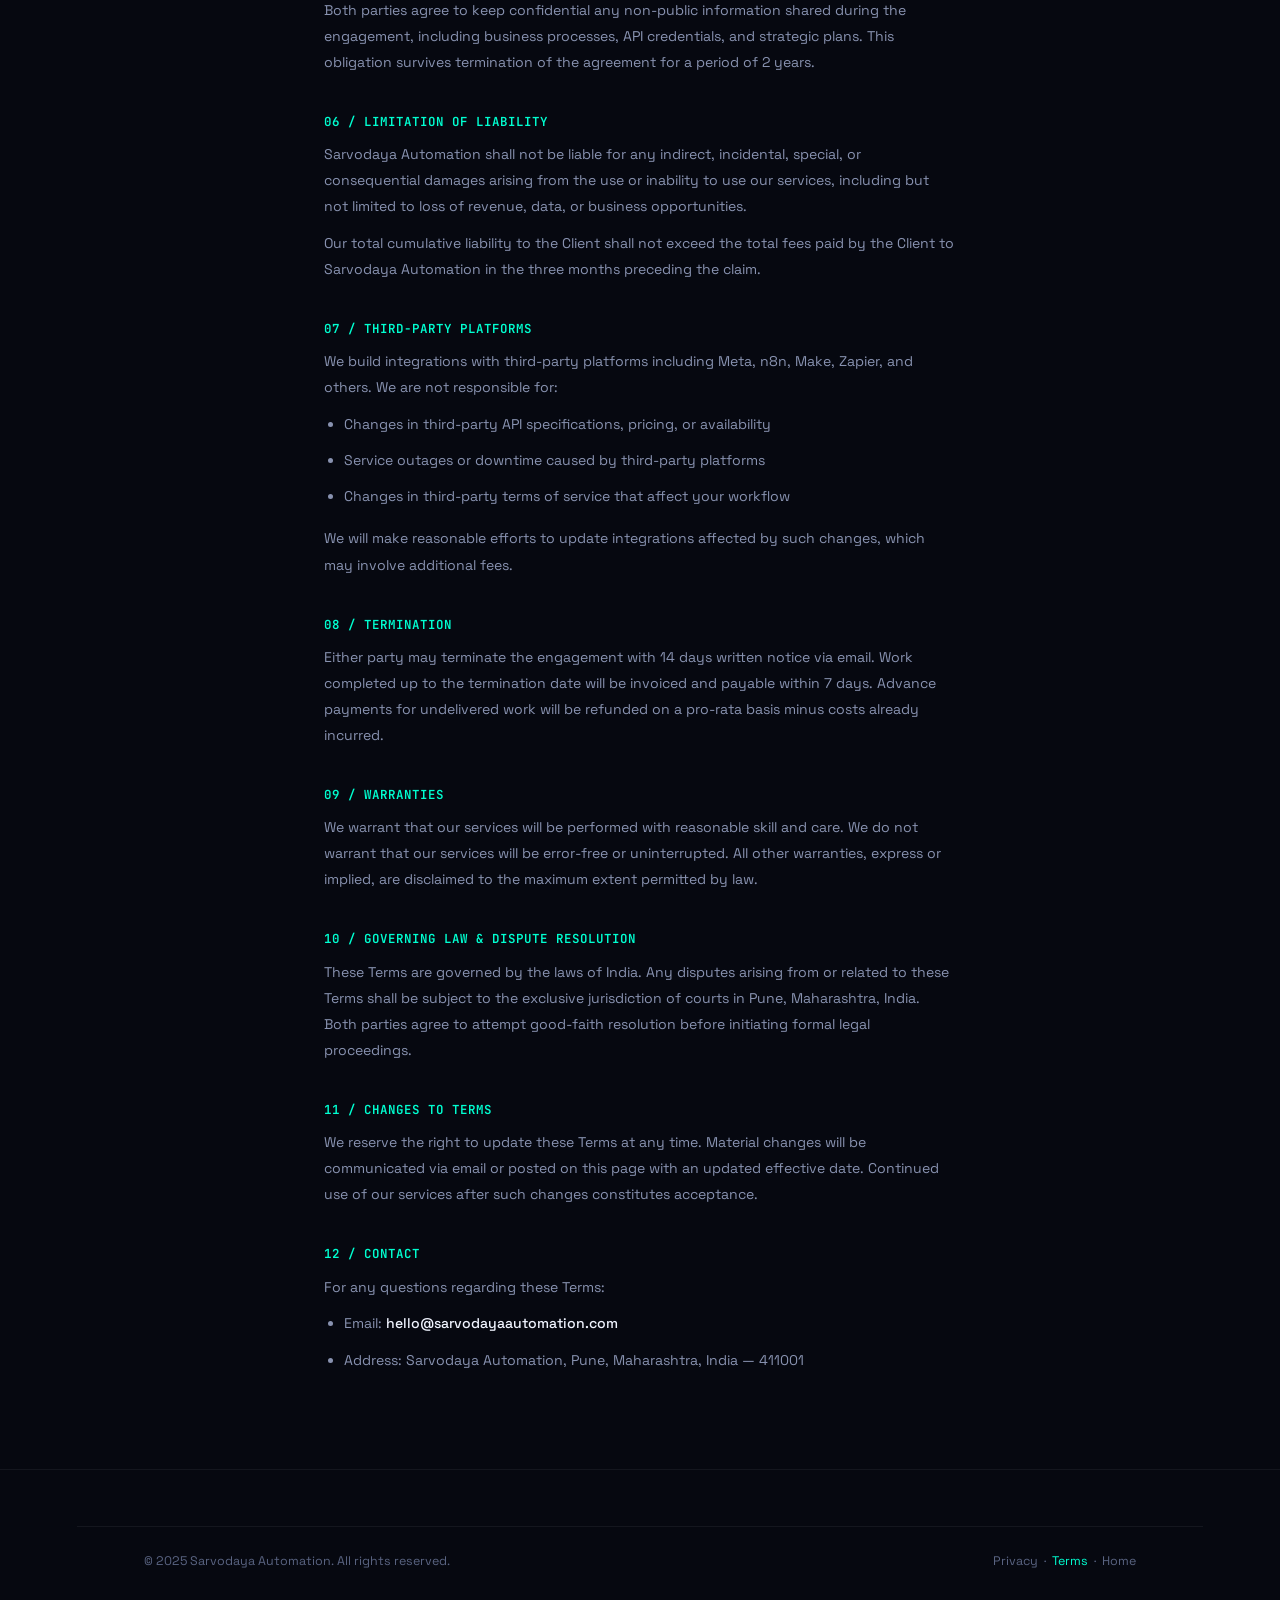
<file: terms.html>
<!DOCTYPE html>
<html lang="en">
<head>
<meta charset="UTF-8"/>
<meta name="viewport" content="width=device-width,initial-scale=1"/>
<meta name="description" content="Sarvodaya Automation Terms of Service — governing law, client responsibilities, intellectual property and payment terms."/>
<title>Terms of Service — Sarvodaya Automation</title>
<link rel="stylesheet" href="style.css"/>
</head>
<body>

<div class="orb orb1"></div>
<div class="orb orb2"></div>

<!-- NAV -->
<nav>
  <a class="logo" href="index.html">sarvodaya<span>.auto</span></a>
  <ul class="nav-links">
    <li><a href="index.html">Home</a></li>
    <li><a href="index.html#services">Services</a></li>
    <li><a href="privacy-policy.html">Privacy</a></li>
    <li><a href="contact.html">Contact</a></li>
  </ul>
  <a class="nav-cta" href="contact.html">Get Free Audit</a>
</nav>

<div class="policy-wrap">
  <a class="back-btn" href="index.html">← Back to Home</a>
  <h1>Terms of Service</h1>
  <div class="policy-meta">EFFECTIVE: APRIL 25, 2025 &nbsp;|&nbsp; GOVERNING LAW: INDIA · PUNE JURISDICTION</div>

  <h2>01 / Services</h2>
  <p>Sarvodaya Automation ("we", "us", "Company") provides custom automation consulting, workflow design, development, deployment, and integration services. This includes but is not limited to: n8n, Make (Integromat), Zapier, WhatsApp Business API, AI-powered workflow integrations, CRM automation, and custom API development.</p>
  <p>By engaging our services or accessing our website, you ("Client") agree to these Terms of Service in full.</p>

  <h2>02 / Client Responsibilities</h2>
  <ul>
    <li>Provide accurate, complete information and necessary access credentials required to deliver the project</li>
    <li>Ensure you have the legal right to integrate with all third-party platforms used in your workflow</li>
    <li>Comply with Meta's Platform Terms and WhatsApp Business Policy when using WhatsApp integrations built by us</li>
    <li>Obtain all necessary end-user consents before collecting or processing personal data via our automations</li>
    <li>Not use our services for any unlawful, harmful, deceptive, or fraudulent purpose</li>
    <li>Notify us promptly of any security incidents or unauthorised access involving your automation systems</li>
  </ul>

  <h2>03 / Payment Terms</h2>
  <p>All project scope, deliverables, timelines, and fees are defined in a project agreement or Statement of Work (SOW) signed by both parties before work commences. Standard payment terms are:</p>
  <ul>
    <li>50% advance payment required to initiate the project</li>
    <li>Remaining 50% due upon project delivery or as per milestones defined in the SOW</li>
    <li>Monthly retainer services billed at the start of each billing period</li>
    <li>All fees are in Indian Rupees (INR) unless otherwise agreed in writing</li>
  </ul>
  <p>Late payments beyond 14 days may incur interest at 1.5% per month on outstanding amounts.</p>

  <h2>04 / Intellectual Property</h2>
  <p>Upon receipt of full payment, the Client owns all project-specific deliverables created exclusively for their engagement. This includes workflow configurations, custom code, and documentation produced as part of the agreed project scope.</p>
  <p>Sarvodaya Automation retains ownership of all proprietary tools, frameworks, templates, methodologies, and pre-existing intellectual property used in or during delivery. These are not transferred to the Client unless explicitly agreed in writing.</p>

  <h2>05 / Confidentiality</h2>
  <p>Both parties agree to keep confidential any non-public information shared during the engagement, including business processes, API credentials, and strategic plans. This obligation survives termination of the agreement for a period of 2 years.</p>

  <h2>06 / Limitation of Liability</h2>
  <p>Sarvodaya Automation shall not be liable for any indirect, incidental, special, or consequential damages arising from the use or inability to use our services, including but not limited to loss of revenue, data, or business opportunities.</p>
  <p>Our total cumulative liability to the Client shall not exceed the total fees paid by the Client to Sarvodaya Automation in the three months preceding the claim.</p>

  <h2>07 / Third-Party Platforms</h2>
  <p>We build integrations with third-party platforms including Meta, n8n, Make, Zapier, and others. We are not responsible for:</p>
  <ul>
    <li>Changes in third-party API specifications, pricing, or availability</li>
    <li>Service outages or downtime caused by third-party platforms</li>
    <li>Changes in third-party terms of service that affect your workflow</li>
  </ul>
  <p>We will make reasonable efforts to update integrations affected by such changes, which may involve additional fees.</p>

  <h2>08 / Termination</h2>
  <p>Either party may terminate the engagement with 14 days written notice via email. Work completed up to the termination date will be invoiced and payable within 7 days. Advance payments for undelivered work will be refunded on a pro-rata basis minus costs already incurred.</p>

  <h2>09 / Warranties</h2>
  <p>We warrant that our services will be performed with reasonable skill and care. We do not warrant that our services will be error-free or uninterrupted. All other warranties, express or implied, are disclaimed to the maximum extent permitted by law.</p>

  <h2>10 / Governing Law &amp; Dispute Resolution</h2>
  <p>These Terms are governed by the laws of India. Any disputes arising from or related to these Terms shall be subject to the exclusive jurisdiction of courts in Pune, Maharashtra, India. Both parties agree to attempt good-faith resolution before initiating formal legal proceedings.</p>

  <h2>11 / Changes to Terms</h2>
  <p>We reserve the right to update these Terms at any time. Material changes will be communicated via email or posted on this page with an updated effective date. Continued use of our services after such changes constitutes acceptance.</p>

  <h2>12 / Contact</h2>
  <p>For any questions regarding these Terms:</p>
  <ul>
    <li>Email: <strong>hello@sarvodayaautomation.com</strong></li>
    <li>Address: Sarvodaya Automation, Pune, Maharashtra, India — 411001</li>
  </ul>
</div>

<footer>
  <div class="footer-bottom" style="border-top:1px solid var(--border);padding:1.5rem 6%;display:flex;justify-content:space-between;font-size:0.78rem;color:var(--muted)">
    <span>© 2025 Sarvodaya Automation. All rights reserved.</span>
    <span><a href="privacy-policy.html">Privacy</a> &nbsp;·&nbsp; <a href="terms.html" style="color:var(--teal)">Terms</a> &nbsp;·&nbsp; <a href="index.html">Home</a></span>
  </div>
</footer>

</body>
</html>
</file>
<file: style.css>
@import url('https://fonts.googleapis.com/css2?family=Space+Grotesk:wght@300;400;500;600;700&family=JetBrains+Mono:wght@400;500&display=swap');

*,*::before,*::after{box-sizing:border-box;margin:0;padding:0}
:root{
  --bg:#060810;
  --bg2:#0a0d1a;
  --bg3:#0e1220;
  --grid:#ffffff06;
  --teal:#00FFD1;
  --teal2:#00C9A7;
  --blue:#4F8EF7;
  --amber:#FFB800;
  --text:#F0F4FF;
  --muted:#5A6482;
  --muted2:#8892B0;
  --border:#ffffff0f;
  --border2:#ffffff1a;
  --card:#0a0e1c;
  --font:'Space Grotesk',sans-serif;
  --mono:'JetBrains Mono',monospace;
}
html{scroll-behavior:smooth}
body{
  background:var(--bg);color:var(--text);
  font-family:var(--font);font-size:15px;line-height:1.65;
  overflow-x:hidden;
}
body::before{
  content:'';position:fixed;inset:0;z-index:0;
  background-image:
    linear-gradient(var(--grid) 1px,transparent 1px),
    linear-gradient(90deg,var(--grid) 1px,transparent 1px);
  background-size:48px 48px;pointer-events:none;
}
.orb{position:fixed;border-radius:50%;filter:blur(120px);pointer-events:none;z-index:0}
.orb1{width:600px;height:600px;background:rgba(0,255,209,0.04);top:-200px;right:-100px}
.orb2{width:500px;height:500px;background:rgba(79,142,247,0.05);bottom:-100px;left:-100px}

/* NAV */
nav{
  position:fixed;top:1.25rem;left:50%;transform:translateX(-50%);
  z-index:100;
  background:rgba(6,8,16,0.75);
  backdrop-filter:blur(20px);
  border:1px solid var(--border2);
  border-radius:100px;
  padding:0.5rem 0.5rem 0.5rem 1.75rem;
  display:flex;align-items:center;gap:2rem;
  white-space:nowrap;
  max-width:740px;width:90%;
}
.logo{font-family:var(--mono);font-size:0.85rem;font-weight:500;color:var(--teal);letter-spacing:0.05em;text-decoration:none}
.logo span{color:var(--muted2)}
.nav-links{display:flex;gap:1.5rem;list-style:none;flex:1;justify-content:center}
.nav-links a{color:var(--muted2);text-decoration:none;font-size:0.8rem;letter-spacing:0.02em;transition:color .2s}
.nav-links a:hover,.nav-links a.active{color:var(--text)}
.nav-cta{
  background:var(--teal);color:#000;
  padding:0.55rem 1.25rem;border-radius:100px;
  font-weight:600;font-size:0.78rem;letter-spacing:0.04em;
  text-decoration:none;border:none;cursor:pointer;
  transition:all .2s;white-space:nowrap;
}
.nav-cta:hover{background:#fff;transform:scale(1.03)}

/* BUTTONS */
.btn-glow{
  position:relative;
  background:var(--teal);color:#000;
  padding:0.85rem 2rem;border-radius:6px;
  font-weight:600;font-size:0.9rem;letter-spacing:0.02em;
  border:none;cursor:pointer;text-decoration:none;display:inline-block;
  transition:all .25s;
  box-shadow:0 0 30px rgba(0,255,209,0.25);
  font-family:var(--font);
}
.btn-glow:hover{box-shadow:0 0 50px rgba(0,255,209,0.45);transform:translateY(-2px)}
.btn-ghost{
  background:transparent;color:var(--text);
  padding:0.85rem 2rem;border-radius:6px;
  font-weight:500;font-size:0.9rem;
  border:1px solid var(--border2);cursor:pointer;text-decoration:none;display:inline-block;
  transition:all .25s;font-family:var(--font);
}
.btn-ghost:hover{border-color:var(--teal);color:var(--teal)}

/* SECTION UTILS */
section{padding:6rem 6%;position:relative;z-index:1}
.sec-label{
  font-family:var(--mono);font-size:0.68rem;letter-spacing:0.15em;
  color:var(--teal);text-transform:uppercase;margin-bottom:1rem;
}
h2{font-size:clamp(1.9rem,3.5vw,2.8rem);font-weight:700;line-height:1.15;letter-spacing:-0.03em}
h2 em{font-style:normal;background:linear-gradient(90deg,var(--teal),var(--blue));-webkit-background-clip:text;-webkit-text-fill-color:transparent;background-clip:text;}
.sec-desc{color:var(--muted2);max-width:480px;margin-top:0.75rem;font-size:0.95rem}
.divider{height:1px;background:linear-gradient(90deg,transparent,var(--border2),transparent);margin:0 6%;position:relative;z-index:1}

/* SERVICES GRID */
.services-grid{
  display:grid;grid-template-columns:repeat(3,1fr);
  gap:1px;border:1px solid var(--border);border-radius:12px;overflow:hidden;margin-top:3.5rem;
}
.svc{
  background:var(--card);padding:2.25rem;transition:background .25s;
  position:relative;overflow:hidden;cursor:default;
}
.svc::before{content:'';position:absolute;inset:0;background:linear-gradient(135deg,rgba(0,255,209,0.04),transparent);opacity:0;transition:opacity .3s}
.svc:hover{background:#0d1225}.svc:hover::before{opacity:1}
.svc-num{font-family:var(--mono);font-size:0.65rem;color:var(--muted);letter-spacing:0.1em;margin-bottom:1.25rem}
.svc-icon{font-size:1.5rem;margin-bottom:1rem;display:block}
.svc h3{font-size:1rem;font-weight:600;letter-spacing:-0.01em;margin-bottom:0.5rem}
.svc p{font-size:0.82rem;color:var(--muted2);line-height:1.65}
.svc-tag{
  display:inline-block;margin-top:1rem;
  font-family:var(--mono);font-size:0.62rem;letter-spacing:0.08em;
  color:var(--teal);border:1px solid rgba(0,255,209,0.2);
  padding:0.2rem 0.6rem;border-radius:3px;
}

/* STATS */
.stats{
  display:grid;grid-template-columns:repeat(4,1fr);
  gap:1px;background:var(--border);
  border:1px solid var(--border);border-radius:12px;overflow:hidden;margin-top:3.5rem;
}
.stat{background:var(--card);padding:2rem;text-align:center}
.stat-val{font-size:2.4rem;font-weight:700;letter-spacing:-0.04em;color:var(--teal)}
.stat-label{font-size:0.8rem;color:var(--muted2);margin-top:0.3rem;font-family:var(--mono)}

/* PROCESS */
.process{display:grid;grid-template-columns:repeat(3,1fr);gap:2rem;margin-top:3.5rem}
.step{position:relative}
.step-num{
  width:2.5rem;height:2.5rem;border-radius:6px;
  background:rgba(0,255,209,0.08);border:1px solid rgba(0,255,209,0.2);
  display:flex;align-items:center;justify-content:center;
  font-family:var(--mono);font-size:0.75rem;color:var(--teal);margin-bottom:1.25rem;
}
.step h3{font-size:1.05rem;font-weight:600;margin-bottom:0.5rem}
.step p{font-size:0.85rem;color:var(--muted2)}

/* TESTIMONIALS */
.testi-grid{display:grid;grid-template-columns:1fr 1fr;gap:1.5rem;margin-top:3.5rem}
.testi{
  background:var(--card);border:1px solid var(--border2);
  border-radius:10px;padding:2rem;position:relative;
}
.testi::before{
  content:'"';position:absolute;top:1rem;right:1.5rem;
  font-size:5rem;line-height:1;color:rgba(0,255,209,0.06);font-family:Georgia,serif;
}
.stars{color:var(--teal);font-size:0.75rem;letter-spacing:0.15em;margin-bottom:1rem}
.testi p{font-size:0.88rem;color:var(--muted2);margin-bottom:1.5rem;line-height:1.75}
.testi-author{font-weight:600;font-size:0.9rem}
.testi-role{font-family:var(--mono);font-size:0.7rem;color:var(--muted);margin-top:0.2rem}

/* CTA BAND */
.cta-section{
  margin:0 6% 4rem;
  background:var(--card);border:1px solid var(--border2);border-radius:16px;
  padding:4rem;text-align:center;position:relative;overflow:hidden;z-index:1;
}
.cta-section::before{
  content:'';position:absolute;inset:0;
  background:radial-gradient(ellipse 60% 80% at 50% 50%,rgba(0,255,209,0.04),transparent);
}
.cta-section>*{position:relative;z-index:1}
.cta-section p{color:var(--muted2);margin:1rem auto 2.5rem;max-width:420px}

/* META NOTICE */
.meta-notice{
  display:flex;align-items:flex-start;gap:1rem;
  background:rgba(79,142,247,0.06);border:1px solid rgba(79,142,247,0.2);
  border-radius:8px;padding:1.25rem 1.5rem;margin-top:2rem;
  font-size:0.82rem;color:var(--muted2);
}
.meta-notice a{color:var(--blue);text-decoration:none}
.meta-notice a:hover{text-decoration:underline}

/* FOOTER */
footer{border-top:1px solid var(--border);padding:3.5rem 6% 2rem;position:relative;z-index:1}
.footer-top{display:grid;grid-template-columns:2fr 1fr 1fr 1fr;gap:3rem;margin-bottom:3rem}
.footer-logo{font-family:var(--mono);font-size:1rem;color:var(--teal);margin-bottom:1rem;display:block;text-decoration:none}
.footer-logo span{color:var(--muted2)}
.footer-desc{font-size:0.85rem;color:var(--muted2);line-height:1.7}
footer h4{font-family:var(--mono);font-size:0.7rem;letter-spacing:0.1em;text-transform:uppercase;color:var(--muted);margin-bottom:1.25rem}
footer ul{list-style:none;display:flex;flex-direction:column;gap:0.65rem}
footer ul a{color:var(--muted2);text-decoration:none;font-size:0.85rem;transition:color .2s}
footer ul a:hover{color:var(--teal)}
.footer-bottom{
  border-top:1px solid var(--border);padding-top:1.5rem;
  display:flex;justify-content:space-between;align-items:center;
  font-size:0.78rem;color:var(--muted);
}
.footer-bottom a{color:var(--muted);text-decoration:none;transition:color .2s}
.footer-bottom a:hover{color:var(--teal)}

/* TERMINAL */
.terminal{
  margin-top:4rem;
  background:var(--bg3);border:1px solid var(--border2);
  border-radius:10px;max-width:560px;width:100%;text-align:left;overflow:hidden;
}
.terminal-bar{
  background:#0e1220;border-bottom:1px solid var(--border);
  padding:0.65rem 1rem;display:flex;align-items:center;gap:0.5rem;
}
.dot{width:10px;height:10px;border-radius:50%}
.d1{background:#FF5F57}.d2{background:#FFBD2E}.d3{background:#28CA41}
.terminal-body{padding:1.25rem 1.5rem;font-family:var(--mono);font-size:0.75rem;line-height:2.1}
.t-c{color:var(--muted2)}.t-g{color:var(--teal)}.t-b{color:var(--blue)}.t-w{color:var(--text)}.t-a{color:var(--amber)}

/* POLICY PAGES */
.policy-wrap{max-width:760px;margin:0 auto;padding:7rem 5% 5rem;position:relative;z-index:1}
.policy-wrap h1{font-size:2.5rem;font-weight:700;letter-spacing:-0.03em;margin-bottom:0.5rem}
.policy-meta{font-family:var(--mono);font-size:0.72rem;color:var(--muted);letter-spacing:0.08em;margin-bottom:3rem;padding-bottom:2rem;border-bottom:1px solid var(--border)}
.policy-wrap h2{font-family:var(--mono);font-size:0.78rem;font-weight:600;color:var(--teal);letter-spacing:0.08em;margin:2.5rem 0 0.75rem;text-transform:uppercase}
.policy-wrap p,.policy-wrap li{font-size:0.88rem;color:var(--muted2);line-height:1.85;margin-bottom:0.65rem}
.policy-wrap ul{padding-left:1.25rem;margin-bottom:1rem}
.policy-wrap strong{color:var(--text);font-weight:500}
.policy-wrap a{color:var(--teal);text-decoration:none}
.policy-wrap a:hover{text-decoration:underline}
.highlight-box{
  background:rgba(0,255,209,0.04);border:1px solid rgba(0,255,209,0.15);
  border-radius:8px;padding:1.25rem 1.5rem;margin:1.5rem 0;
}
.highlight-box p{color:var(--text);font-size:0.85rem;margin:0}

/* CONTACT */
.contact-wrap{max-width:900px;margin:0 auto;padding:7rem 5% 4rem;position:relative;z-index:1}
.contact-grid{display:grid;grid-template-columns:1fr 1fr;gap:4rem;margin-top:3rem;align-items:start}
.form-group{display:flex;flex-direction:column;gap:0.4rem;margin-bottom:1rem}
.form-group label{font-family:var(--mono);font-size:0.68rem;letter-spacing:0.1em;text-transform:uppercase;color:var(--muted)}
.form-group input,.form-group textarea{
  background:var(--bg3);border:1px solid var(--border2);
  border-radius:6px;padding:0.8rem 1rem;
  color:var(--text);font-family:var(--font);font-size:0.88rem;
  outline:none;transition:border-color .2s,box-shadow .2s;width:100%;
}
.form-group input:focus,.form-group textarea:focus{
  border-color:rgba(0,255,209,0.4);box-shadow:0 0 0 3px rgba(0,255,209,0.06);
}
.form-group textarea{min-height:120px;resize:vertical}
.form-row-2{display:grid;grid-template-columns:1fr 1fr;gap:1rem}
.contact-info-card{
  background:var(--card);border:1px solid var(--border2);
  border-radius:10px;padding:1.5rem;margin-bottom:1rem;
}
.contact-info-card h4{font-size:0.85rem;font-weight:600;margin-bottom:0.35rem}
.contact-info-card p{font-size:0.82rem;color:var(--muted2)}
.contact-info-card .icon{font-size:1.2rem;margin-bottom:0.75rem}

/* BACK LINK */
.back-btn{
  display:inline-flex;align-items:center;gap:0.5rem;
  font-family:var(--mono);font-size:0.75rem;color:var(--muted2);
  text-decoration:none;margin-bottom:2rem;transition:color .2s;
}
.back-btn:hover{color:var(--teal)}

/* COOKIE */
.cookie{
  position:fixed;bottom:1.5rem;right:1.5rem;z-index:999;
  background:var(--bg3);border:1px solid var(--border2);
  border-radius:10px;padding:1.25rem 1.5rem;
  max-width:340px;box-shadow:0 20px 60px rgba(0,0,0,0.5);
}
.cookie p{font-size:0.8rem;color:var(--muted2);margin-bottom:1rem}
.cookie p a{color:var(--teal);text-decoration:none}
.cookie-btns{display:flex;gap:0.75rem}
.c-accept{background:var(--teal);color:#000;border:none;padding:0.5rem 1rem;border-radius:5px;font-weight:600;font-size:0.8rem;cursor:pointer;flex:1;font-family:var(--font)}
.c-decline{background:transparent;color:var(--muted2);border:1px solid var(--border2);padding:0.5rem 1rem;border-radius:5px;font-size:0.8rem;cursor:pointer;font-family:var(--font)}

/* ANIMATIONS */
@keyframes blink{0%,100%{opacity:1}50%{opacity:0.2}}
.hero-eyebrow::before{animation:blink 1.8s infinite}

@media(max-width:700px){
  .services-grid{grid-template-columns:1fr}
  .process{grid-template-columns:1fr}
  .stats{grid-template-columns:1fr 1fr}
  .testi-grid{grid-template-columns:1fr}
  .footer-top{grid-template-columns:1fr 1fr}
  .contact-grid{grid-template-columns:1fr}
  .form-row-2{grid-template-columns:1fr}
  nav{padding:0.5rem 0.5rem 0.5rem 1.25rem;gap:1rem}
  .nav-links{display:none}
  .cta-section{padding:2.5rem 1.5rem}
}
</file>
